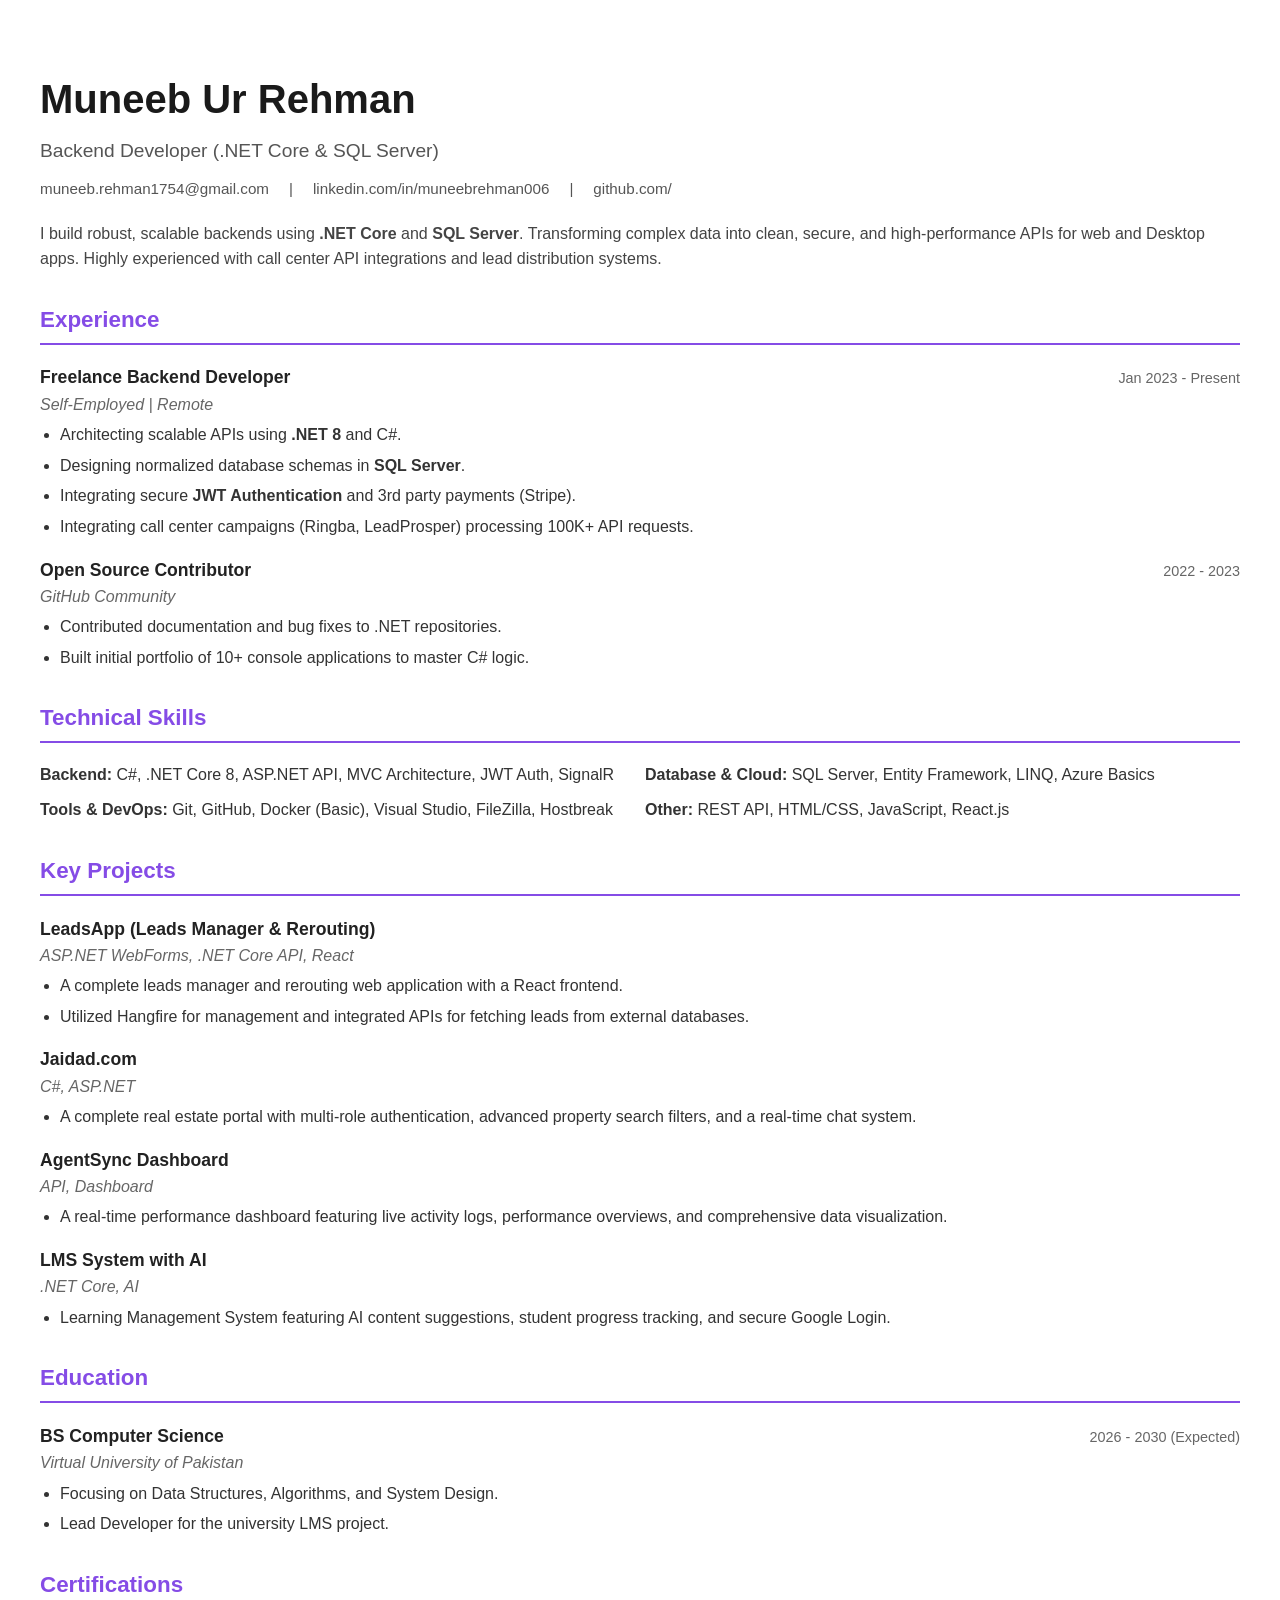
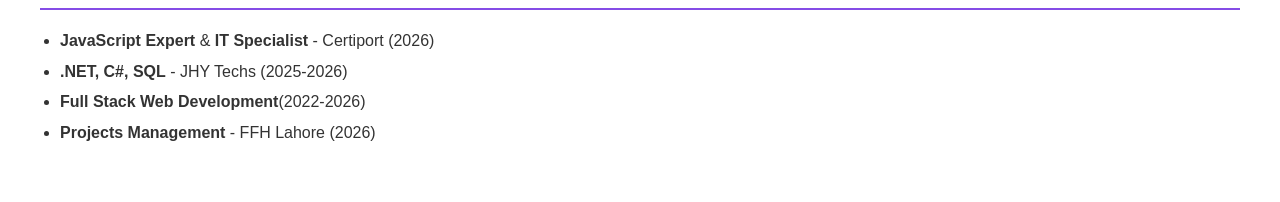
<file: resume.html>
<!DOCTYPE html>
<html lang="en">

<head>
    <meta charset="UTF-8">
    <title>Muneeb Ur Rehman - Resume</title>
    <style>
        body {
            font-family: 'Segoe UI', Tahoma, Geneva, Verdana, sans-serif;
            line-height: 1.6;
            color: #333;
            margin: 0;
            padding: 40px;
            background-color: #fff;
        }

        h1 {
            font-size: 2.5em;
            margin-bottom: 0;
            color: #1a1a1a;
        }

        h2 {
            font-size: 1.4em;
            color: #854CE6;
            border-bottom: 2px solid #854CE6;
            padding-bottom: 5px;
            margin-top: 30px;
        }

        .contact-info {
            display: flex;
            gap: 20px;
            margin-top: 10px;
            font-size: 0.95em;
            color: #555;
        }

        .summary {
            margin-top: 20px;
            font-size: 1em;
            color: #444;
        }

        .experience-item,
        .project-item,
        .education-item {
            margin-top: 15px;
        }

        .item-header {
            display: flex;
            justify-content: space-between;
            align-items: baseline;
        }

        .item-title {
            font-weight: bold;
            font-size: 1.1em;
            color: #222;
        }

        .item-subtitle {
            font-style: italic;
            color: #666;
        }

        .item-date {
            font-size: 0.9em;
            color: #666;
        }

        ul {
            margin-top: 5px;
            padding-left: 20px;
        }

        li {
            margin-bottom: 5px;
        }

        .skills-grid {
            display: grid;
            grid-template-columns: 1fr 1fr;
            gap: 10px;
            margin-top: 10px;
        }

        .skill-category {
            font-weight: bold;
            color: #333;
        }
    </style>
</head>

<body>

    <header>
        <h1>Muneeb Ur Rehman</h1>
        <div style="font-size: 1.2em; color: #555; margin-top: 5px;">Backend Developer (.NET Core & SQL Server)</div>
        <div class="contact-info">
            <span>muneeb.rehman1754@gmail.com</span> |
            <span>linkedin.com/in/muneebrehman006</span> |
            <span>github.com/</span>
        </div>
    </header>

    <div class="summary">
        I build robust, scalable backends using <strong>.NET Core</strong> and <strong>SQL Server</strong>. Transforming
        complex data into clean, secure, and high-performance APIs for web and Desktop apps. Highly experienced with
        call center API integrations and lead distribution systems.
    </div>

    <section>
        <h2>Experience</h2>
        <div class="experience-item">
            <div class="item-header">
                <span class="item-title">Freelance Backend Developer</span>
                <span class="item-date">Jan 2023 - Present</span>
            </div>
            <div class="item-subtitle">Self-Employed | Remote</div>
            <ul>
                <li>Architecting scalable APIs using <strong>.NET 8</strong> and C#.</li>
                <li>Designing normalized database schemas in <strong>SQL Server</strong>.</li>
                <li>Integrating secure <strong>JWT Authentication</strong> and 3rd party payments (Stripe).</li>
                <li>Integrating call center campaigns (Ringba, LeadProsper) processing 100K+ API requests.</li>
            </ul>
        </div>

        <div class="experience-item">
            <div class="item-header">
                <span class="item-title">Open Source Contributor</span>
                <span class="item-date">2022 - 2023</span>
            </div>
            <div class="item-subtitle">GitHub Community</div>
            <ul>
                <li>Contributed documentation and bug fixes to .NET repositories.</li>
                <li>Built initial portfolio of 10+ console applications to master C# logic.</li>
            </ul>
        </div>
    </section>

    <section>
        <h2>Technical Skills</h2>
        <div class="skills-grid">
            <div><span class="skill-category">Backend:</span> C#, .NET Core 8, ASP.NET API, MVC Architecture, JWT Auth,
                SignalR</div>
            <div><span class="skill-category">Database & Cloud:</span> SQL Server, Entity Framework, LINQ, Azure Basics
            </div>
            <div><span class="skill-category">Tools & DevOps:</span> Git, GitHub, Docker (Basic), Visual Studio, FileZilla, Hostbreak</div>
            <div><span class="skill-category">Other:</span> REST API, HTML/CSS, JavaScript, React.js</div>
        </div>
    </section>

    <section>
        <h2>Key Projects</h2>
        <div class="project-item">
            <div class="item-header"><span class="item-title">LeadsApp (Leads Manager & Rerouting)</span></div>
            <div class="item-subtitle">ASP.NET WebForms, .NET Core API, React</div>
            <ul>
                <li>A complete leads manager and rerouting web application with a React frontend.</li>
                <li>Utilized Hangfire for management and integrated APIs for fetching leads from external databases.
                </li>
            </ul>
        </div>
        <div class="project-item">
            <div class="item-header"><span class="item-title">Jaidad.com</span></div>
            <div class="item-subtitle">C#, ASP.NET</div>
            <ul>
                <li>A complete real estate portal with multi-role authentication, advanced property search filters, and
                    a real-time chat system.</li>
            </ul>
        </div>
        <div class="project-item">
            <div class="item-header"><span class="item-title">AgentSync Dashboard</span></div>
            <div class="item-subtitle">API, Dashboard</div>
            <ul>
                <li>A real-time performance dashboard featuring live activity logs, performance overviews, and
                    comprehensive data visualization.</li>
            </ul>
        </div>
        <div class="project-item">
            <div class="item-header"><span class="item-title">LMS System with AI</span></div>
            <div class="item-subtitle">.NET Core, AI</div>
            <ul>
                <li>Learning Management System featuring AI content suggestions, student progress tracking, and secure
                    Google Login.</li>
            </ul>
        </div>
    </section>

    <section>
        <h2>Education</h2>
        <div class="education-item">
            <div class="item-header">
                <span class="item-title">BS Computer Science</span>
                <span class="item-date">2026 - 2030 (Expected)</span>
            </div>
            <div class="item-subtitle">Virtual University of Pakistan</div>
            <ul>
                <li>Focusing on Data Structures, Algorithms, and System Design.</li>
                <li>Lead Developer for the university LMS project.</li>
            </ul>
        </div>
    </section>

    <section>
        <h2>Certifications</h2>
        <ul>
            <li><strong>JavaScript Expert</strong> & <strong>IT Specialist</strong> - Certiport (2026)</li>
            <li><strong>.NET, C#, SQL</strong> - JHY Techs (2025-2026)</li>
            <li><strong>Full Stack Web Development</strong>(2022-2026)</li>
            <li><strong>Projects Management </strong> - FFH Lahore (2026)</li>

        </ul>
    </section>

</body>

</html>
</file>
